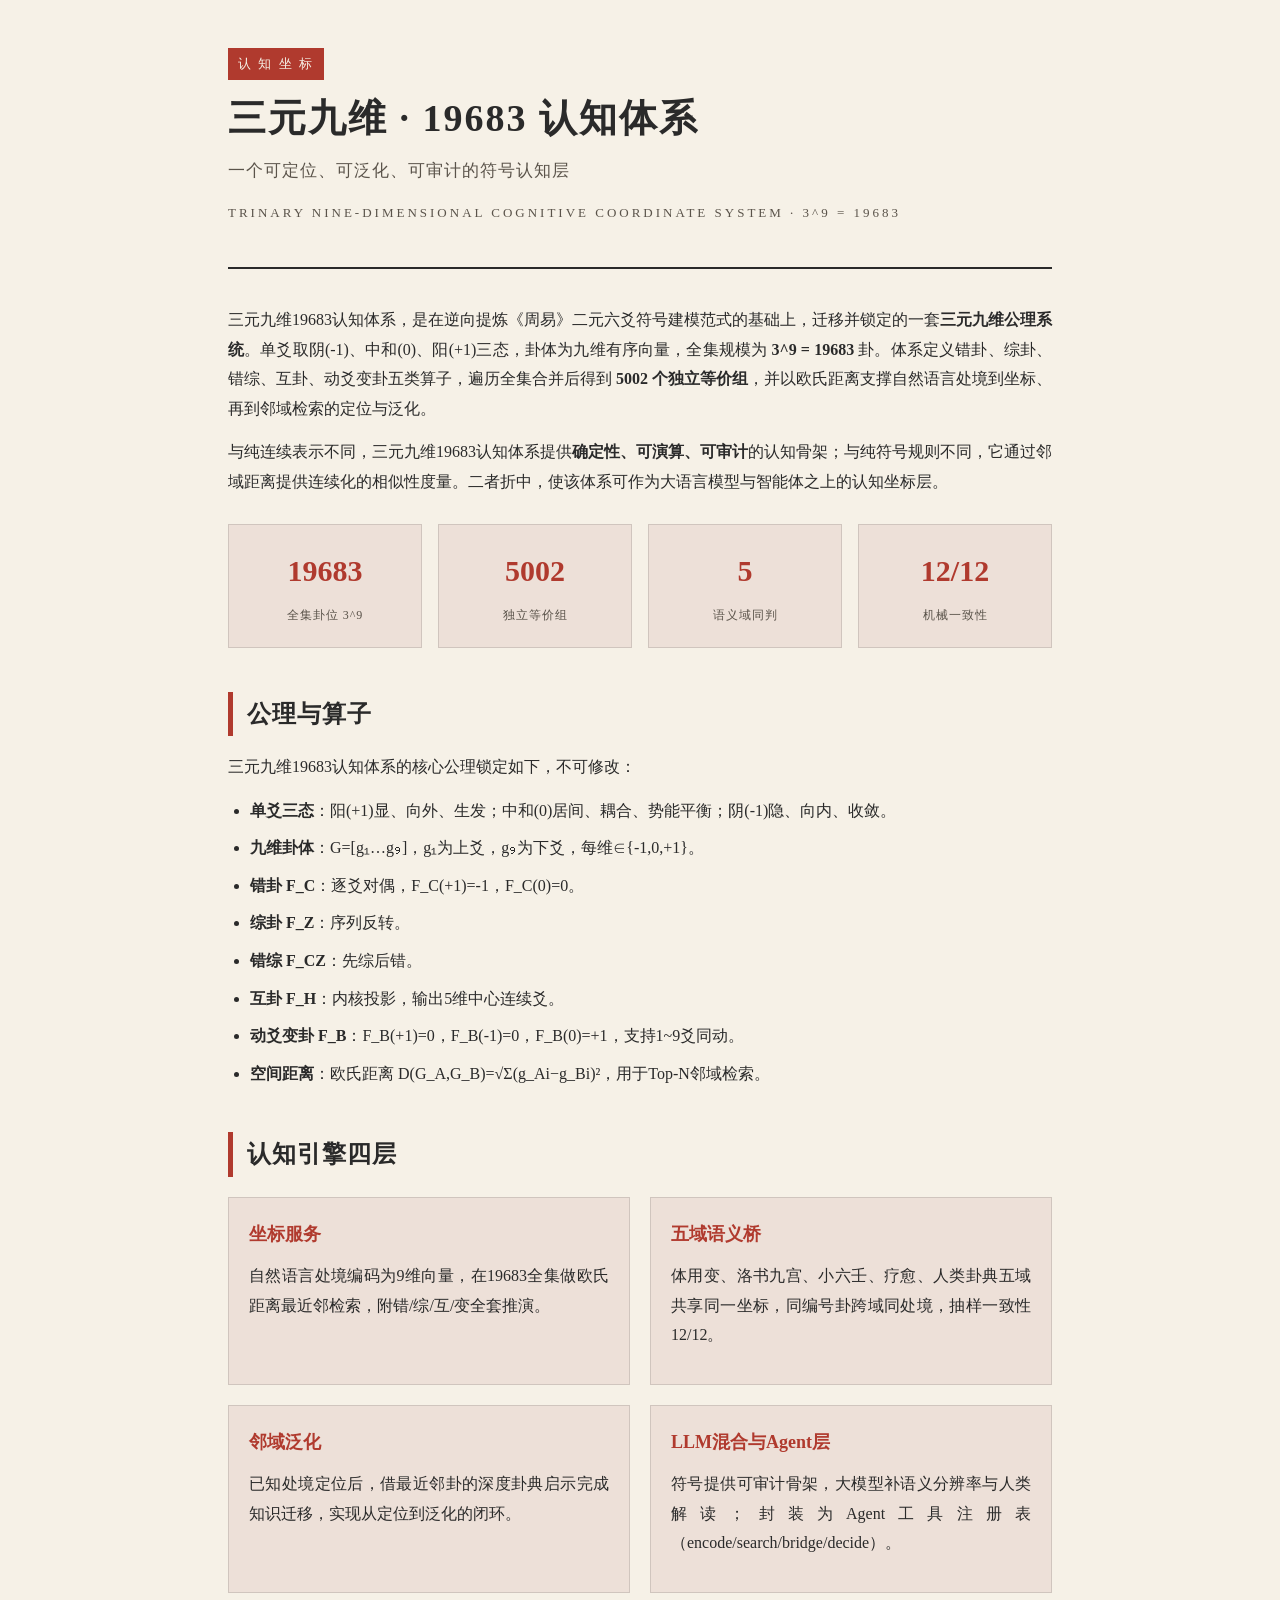
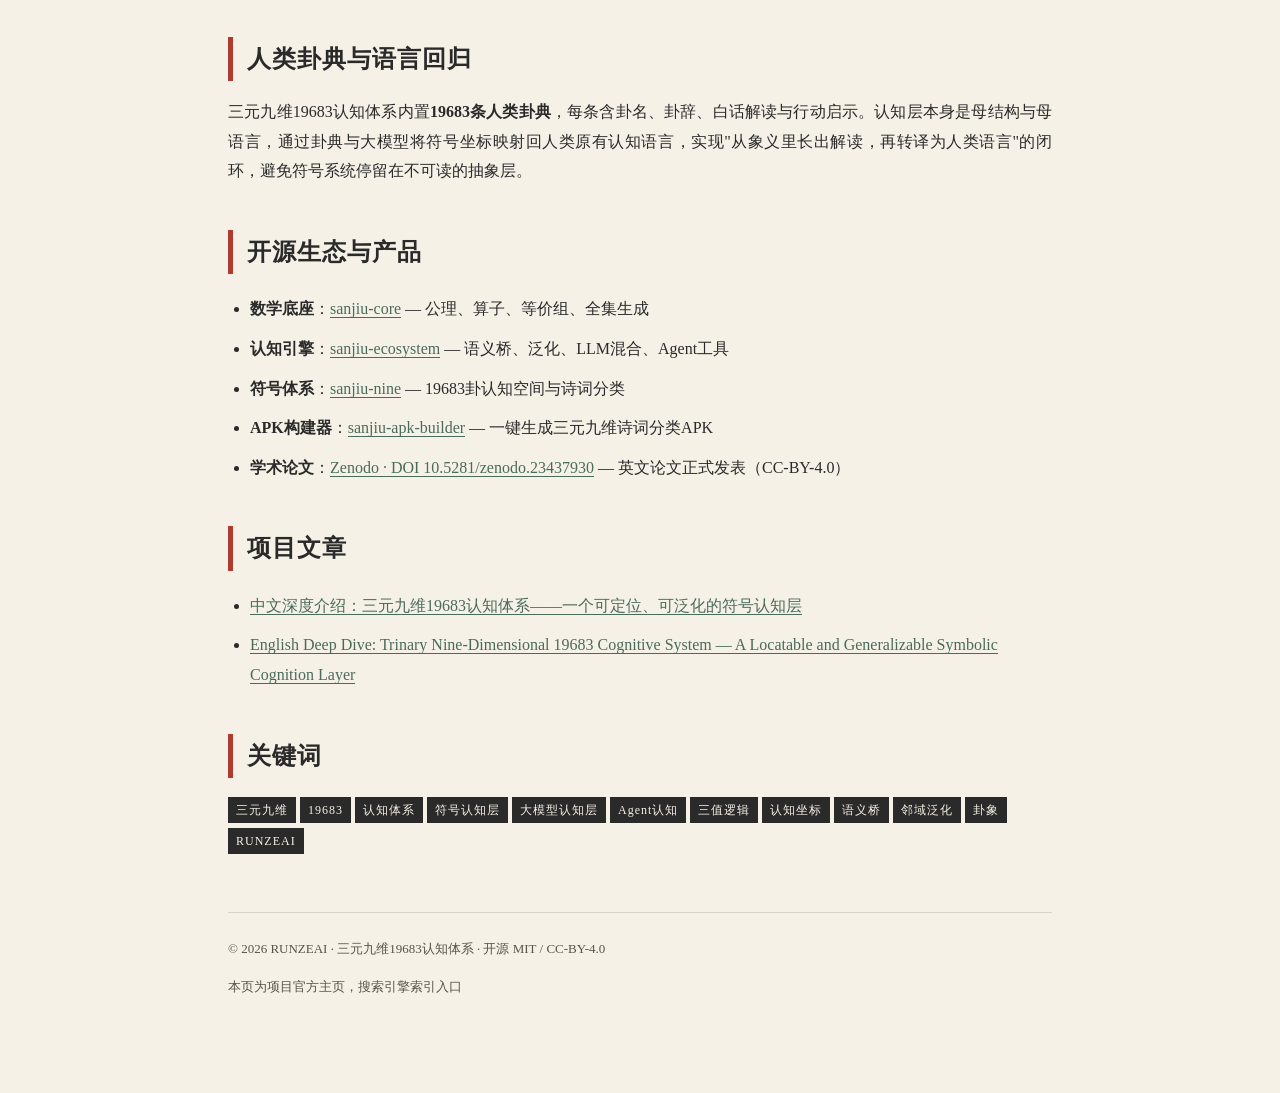
<file: index.html>
<!DOCTYPE html>
<html lang="zh-CN">
<head>
<meta charset="UTF-8">
<meta name="viewport" content="width=device-width, initial-scale=1.0">
<title>三元九维19683认知体系 | 可定位可泛化的符号认知层</title>
<meta name="description" content="三元九维19683认知体系：以单爻三态（阴/中/阳）构成九维有序向量，全集3^9=19683卦，定义错综互变算子与5002个等价组，构建可定位、可泛化、可审计的大模型与Agent符号认知层。配套语义桥五域同判、19683条人类卦典、邻域泛化与LLM混合引擎。">
<meta name="keywords" content="三元九维,19683,认知体系,符号认知层,大模型认知层,Agent认知,卦象,三值逻辑,语义桥,邻域泛化,认知坐标,三元九维19683,RUNZEAI">
<meta name="author" content="RUNZEAI">
<meta name="robots" content="index,follow">
<link rel="canonical" href="https://q1z2q3-debug.github.io/sanjiu-19683/">
<meta property="og:title" content="三元九维19683认知体系 | 可定位可泛化的符号认知层">
<meta property="og:description" content="3^9=19683卦空间 · 错综互变算子 · 五域语义桥 · 人类卦典 · Agent认知层">
<meta property="og:type" content="website">
<meta property="og:url" content="https://q1z2q3-debug.github.io/sanjiu-19683/">
<meta name="twitter:card" content="summary_large_image">
<script type="application/ld+json">
{
  "@context": "https://schema.org",
  "@type": "SoftwareApplication",
  "name": "三元九维19683认知体系",
  "alternateName": "Trinary Nine-Dimensional Cognitive Coordinate System",
  "description": "以三态九爻构成19683卦空间的确定性符号认知层，支持自然语言定位、邻域泛化、五域语义桥与Agent工具注册。",
  "applicationCategory": "DeveloperApplication",
  "operatingSystem": "Cross-platform",
  "author": {"@type": "Person", "name": "RUNZEAI"},
  "offers": {"@type": "Offer", "price": "0", "priceCurrency": "CNY"},
  "sameAs": [
    "https://github.com/q1z2q3-debug/sanjiu-ecosystem",
    "https://github.com/q1z2q3-debug/sanjiu-core",
    "https://zenodo.org/records/23437930"
  ]
}
</script>
<style>
  :root{
    --paper:#F6F1E7; --paper2:#EDE0D8; --ink:#2A2A2A; --ink2:#5a534a;
    --cinnabar:#B03A2E; --jade:#4a6b5a; --line:rgba(42,42,42,.15);
  }
  *{box-sizing:border-box;margin:0;padding:0}
  body{font-family:"Noto Serif SC","Source Han Serif SC",STSong,serif;background:var(--paper);color:var(--ink);line-height:1.85;font-size:16px}
  .wrap{max-width:880px;margin:0 auto;padding:48px 28px 80px}
  header{border-bottom:2px solid var(--ink);padding-bottom:28px;margin-bottom:36px;position:relative}
  .seal{display:inline-block;background:var(--cinnabar);color:#F6F1E7;padding:4px 10px;font-size:13px;letter-spacing:2px;margin-bottom:14px}
  h1{font-size:38px;line-height:1.3;letter-spacing:2px;margin-bottom:12px}
  .sub{color:var(--ink2);font-size:17px;letter-spacing:1px}
  .en{color:var(--ink2);font-size:13px;letter-spacing:3px;text-transform:uppercase;margin-top:8px}
  h2{font-size:24px;margin:44px 0 16px;padding-left:14px;border-left:5px solid var(--cinnabar);letter-spacing:1px}
  h3{font-size:18px;margin:24px 0 10px;color:var(--ink)}
  p{margin-bottom:14px;text-align:justify}
  .stats{display:grid;grid-template-columns:repeat(4,1fr);gap:16px;margin:28px 0}
  .stat{background:var(--paper2);padding:18px 12px;text-align:center;border:1px solid var(--line)}
  .stat .num{font-size:30px;font-weight:700;color:var(--cinnabar);display:block}
  .stat .lbl{font-size:12px;color:var(--ink2);margin-top:4px;letter-spacing:1px}
  ul{padding-left:22px;margin-bottom:14px}
  li{margin-bottom:8px}
  .grid{display:grid;grid-template-columns:1fr 1fr;gap:20px;margin:20px 0}
  .card{background:var(--paper2);padding:20px;border:1px solid var(--line)}
  .card h3{margin-top:0;color:var(--cinnabar)}
  a{color:var(--jade);text-decoration:none;border-bottom:1px solid var(--jade)}
  a:hover{color:var(--cinnabar);border-color:var(--cinnabar)}
  .links{margin:20px 0}
  .links li{margin-bottom:10px}
  footer{margin-top:56px;padding-top:24px;border-top:1px solid var(--line);color:var(--ink2);font-size:13px;text-align:center}
  .tag{display:inline-block;background:var(--ink);color:var(--paper);padding:2px 8px;font-size:12px;margin:2px 4px 2px 0;letter-spacing:1px}
  @media(max-width:640px){
    h1{font-size:26px}
    .stats{grid-template-columns:repeat(2,1fr)}
    .grid{grid-template-columns:1fr}
  }
</style>
</head>
<body>
<div class="wrap">
<header>
  <span class="seal">认 知 坐 标</span>
  <h1>三元九维 · 19683 认知体系</h1>
  <p class="sub">一个可定位、可泛化、可审计的符号认知层</p>
  <p class="en">Trinary Nine-Dimensional Cognitive Coordinate System · 3^9 = 19683</p>
</header>

<section>
  <p>三元九维19683认知体系，是在逆向提炼《周易》二元六爻符号建模范式的基础上，迁移并锁定的一套<strong>三元九维公理系统</strong>。单爻取阴(-1)、中和(0)、阳(+1)三态，卦体为九维有序向量，全集规模为 <strong>3^9 = 19683</strong> 卦。体系定义错卦、综卦、错综、互卦、动爻变卦五类算子，遍历全集合并后得到 <strong>5002 个独立等价组</strong>，并以欧氏距离支撑自然语言处境到坐标、再到邻域检索的定位与泛化。</p>
  <p>与纯连续表示不同，三元九维19683认知体系提供<strong>确定性、可演算、可审计</strong>的认知骨架；与纯符号规则不同，它通过邻域距离提供连续化的相似性度量。二者折中，使该体系可作为大语言模型与智能体之上的认知坐标层。</p>
</section>

<div class="stats">
  <div class="stat"><span class="num">19683</span><span class="lbl">全集卦位 3^9</span></div>
  <div class="stat"><span class="num">5002</span><span class="lbl">独立等价组</span></div>
  <div class="stat"><span class="num">5</span><span class="lbl">语义域同判</span></div>
  <div class="stat"><span class="num">12/12</span><span class="lbl">机械一致性</span></div>
</div>

<h2>公理与算子</h2>
<section>
  <p>三元九维19683认知体系的核心公理锁定如下，不可修改：</p>
  <ul>
    <li><strong>单爻三态</strong>：阳(+1)显、向外、生发；中和(0)居间、耦合、势能平衡；阴(-1)隐、向内、收敛。</li>
    <li><strong>九维卦体</strong>：G=[g₁…g₉]，g₁为上爻，g₉为下爻，每维∈{-1,0,+1}。</li>
    <li><strong>错卦 F_C</strong>：逐爻对偶，F_C(+1)=-1，F_C(0)=0。</li>
    <li><strong>综卦 F_Z</strong>：序列反转。</li>
    <li><strong>错综 F_CZ</strong>：先综后错。</li>
    <li><strong>互卦 F_H</strong>：内核投影，输出5维中心连续爻。</li>
    <li><strong>动爻变卦 F_B</strong>：F_B(+1)=0，F_B(-1)=0，F_B(0)=+1，支持1~9爻同动。</li>
    <li><strong>空间距离</strong>：欧氏距离 D(G_A,G_B)=√Σ(g_Ai−g_Bi)²，用于Top-N邻域检索。</li>
  </ul>
</section>

<h2>认知引擎四层</h2>
<div class="grid">
  <div class="card">
    <h3>坐标服务</h3>
    <p>自然语言处境编码为9维向量，在19683全集做欧氏距离最近邻检索，附错/综/互/变全套推演。</p>
  </div>
  <div class="card">
    <h3>五域语义桥</h3>
    <p>体用变、洛书九宫、小六壬、疗愈、人类卦典五域共享同一坐标，同编号卦跨域同处境，抽样一致性12/12。</p>
  </div>
  <div class="card">
    <h3>邻域泛化</h3>
    <p>已知处境定位后，借最近邻卦的深度卦典启示完成知识迁移，实现从定位到泛化的闭环。</p>
  </div>
  <div class="card">
    <h3>LLM混合与Agent层</h3>
    <p>符号提供可审计骨架，大模型补语义分辨率与人类解读；封装为Agent工具注册表（encode/search/bridge/decide）。</p>
  </div>
</div>

<h2>人类卦典与语言回归</h2>
<section>
  <p>三元九维19683认知体系内置<strong>19683条人类卦典</strong>，每条含卦名、卦辞、白话解读与行动启示。认知层本身是母结构与母语言，通过卦典与大模型将符号坐标映射回人类原有认知语言，实现"从象义里长出解读，再转译为人类语言"的闭环，避免符号系统停留在不可读的抽象层。</p>
</section>

<h2>开源生态与产品</h2>
<section>
  <ul class="links">
    <li><strong>数学底座</strong>：<a href="https://github.com/q1z2q3-debug/sanjiu-core" target="_blank" rel="noopener">sanjiu-core</a> — 公理、算子、等价组、全集生成</li>
    <li><strong>认知引擎</strong>：<a href="https://github.com/q1z2q3-debug/sanjiu-ecosystem" target="_blank" rel="noopener">sanjiu-ecosystem</a> — 语义桥、泛化、LLM混合、Agent工具</li>
    <li><strong>符号体系</strong>：<a href="https://github.com/q1z2q3-debug/sanjiu-nine" target="_blank" rel="noopener">sanjiu-nine</a> — 19683卦认知空间与诗词分类</li>
    <li><strong>APK构建器</strong>：<a href="https://github.com/q1z2q3-debug/sanjiu-apk-builder" target="_blank" rel="noopener">sanjiu-apk-builder</a> — 一键生成三元九维诗词分类APK</li>
    <li><strong>学术论文</strong>：<a href="https://zenodo.org/records/23437930" target="_blank" rel="noopener">Zenodo · DOI 10.5281/zenodo.23437930</a> — 英文论文正式发表（CC-BY-4.0）</li>
  </ul>
</section>

<h2>项目文章</h2>
<section>
  <ul class="links">
    <li><a href="blog_zh.html">中文深度介绍：三元九维19683认知体系——一个可定位、可泛化的符号认知层</a></li>
    <li><a href="blog_en.html">English Deep Dive: Trinary Nine-Dimensional 19683 Cognitive System — A Locatable and Generalizable Symbolic Cognition Layer</a></li>
  </ul>
</section>

<h2>关键词</h2>
<section>
  <span class="tag">三元九维</span><span class="tag">19683</span><span class="tag">认知体系</span><span class="tag">符号认知层</span><span class="tag">大模型认知层</span><span class="tag">Agent认知</span><span class="tag">三值逻辑</span><span class="tag">认知坐标</span><span class="tag">语义桥</span><span class="tag">邻域泛化</span><span class="tag">卦象</span><span class="tag">RUNZEAI</span>
</section>

<footer>
  <p>© 2026 RUNZEAI · 三元九维19683认知体系 · 开源 MIT / CC-BY-4.0</p>
  <p style="margin-top:6px">本页为项目官方主页，搜索引擎索引入口</p>
</footer>
</div>
</body>
</html>
</file>
